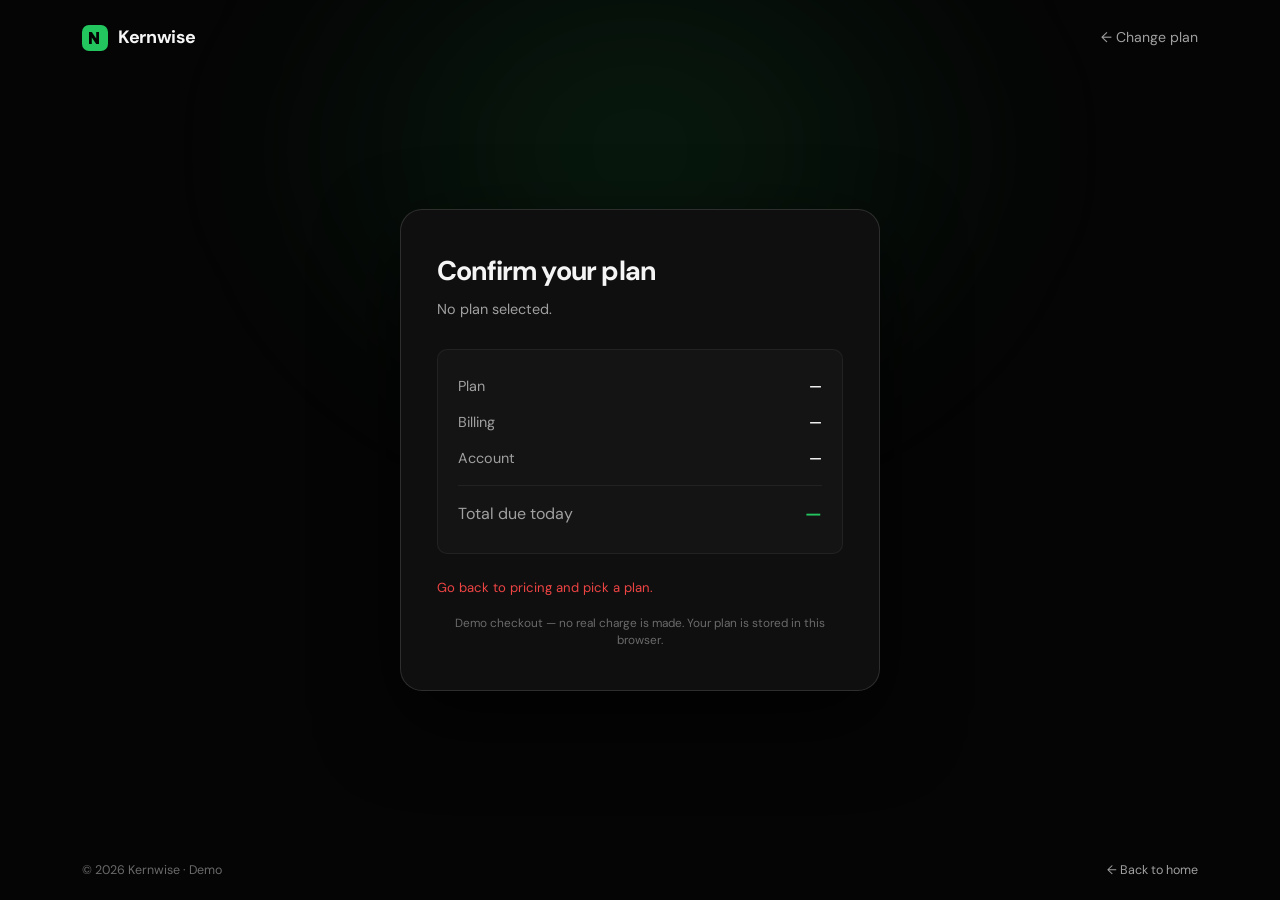
<file: checkout.html>
<!DOCTYPE html>
<html lang="en">
<head>
  <meta charset="UTF-8" />
  <meta name="viewport" content="width=device-width, initial-scale=1.0" />
  <title>Checkout — Kernwise</title>
  <meta name="theme-color" content="#050505" />
  <link rel="stylesheet" href="assets/style.css" />
  <link rel="stylesheet" href="assets/auth.css" />
  <link rel="preconnect" href="https://fonts.googleapis.com" />
  <link rel="preconnect" href="https://fonts.gstatic.com" crossorigin />
  <link href="https://fonts.googleapis.com/css2?family=DM+Sans:opsz,wght@9..40,400;9..40,500;9..40,600;9..40,700&family=Instrument+Serif:ital@0;1&display=swap" rel="stylesheet" />
</head>
<body class="auth-body">

  <header class="auth-header">
    <a href="index.html" class="brand" aria-label="Kernwise home">
      <span class="brand-glyph" aria-hidden="true">
        <svg width="26" height="26" viewBox="0 0 26 26" fill="none">
          <rect width="26" height="26" rx="7" fill="#22C55E"/>
          <path d="M7 19V7h2.8l4.4 6.6V7H17v12h-2.8l-4.4-6.6V19H7z" fill="#050505"/>
        </svg>
      </span>
      <span class="brand-name">Kernwise</span>
    </a>
    <a href="index.html#pricing" class="auth-header-link">← Change plan</a>
  </header>

  <main class="auth-main">
    <div class="auth-card auth-card-wide">
      <h1 class="auth-title">Confirm your plan</h1>
      <p class="auth-sub" id="checkoutSub">Review and activate your subscription.</p>

      <div class="checkout-summary">
        <div class="checkout-row">
          <span>Plan</span>
          <strong id="checkoutPlan">—</strong>
        </div>
        <div class="checkout-row">
          <span>Billing</span>
          <strong id="checkoutBilling">—</strong>
        </div>
        <div class="checkout-row">
          <span>Account</span>
          <strong id="checkoutAccount">—</strong>
        </div>
        <div class="checkout-row checkout-total">
          <span>Total due today</span>
          <strong id="checkoutPrice">—</strong>
        </div>
      </div>

      <div id="checkoutNeedSignin" class="hidden">
        <p class="checkout-prompt">You need to be signed in to activate this plan.</p>
        <div class="checkout-actions">
          <a href="signin.html?redirect=checkout" class="btn btn-solid">Sign in</a>
          <a href="signup.html?redirect=checkout" class="btn btn-outline">Create account</a>
        </div>
      </div>

      <div id="checkoutConfirm" class="hidden">
        <button type="button" class="btn btn-solid auth-submit" id="confirmCheckout">Confirm & activate</button>
      </div>

      <p class="form-note" id="checkoutNote" aria-live="polite"></p>
      <p class="checkout-fine">Demo checkout — no real charge is made. Your plan is stored in this browser.</p>
    </div>
  </main>

  <footer class="auth-footer">
    <p>© 2026 Kernwise · Demo</p>
    <a href="index.html">← Back to home</a>
  </footer>

  <script src="assets/app.js" defer></script>
</body>
</html>
</file>
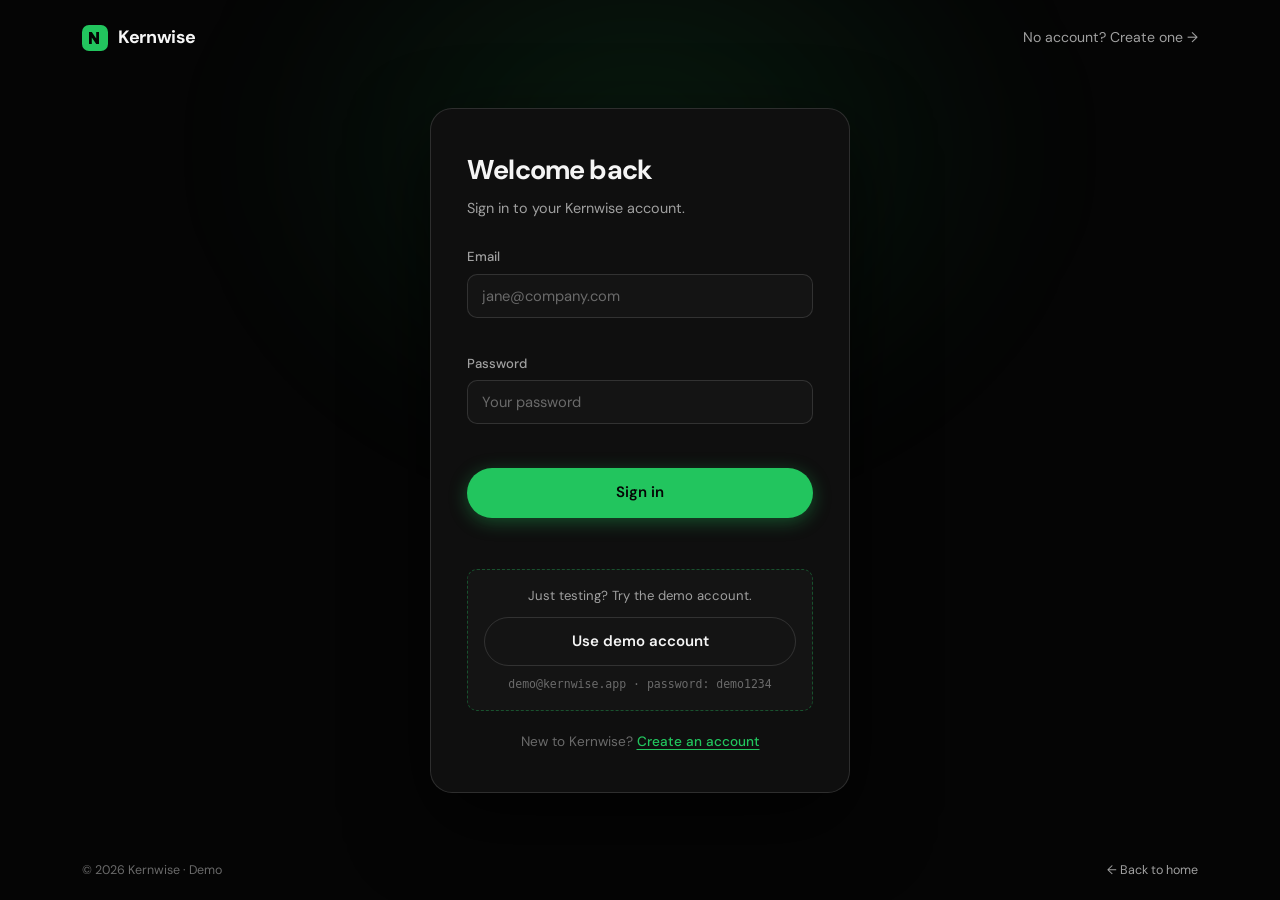
<file: signin.html>
<!DOCTYPE html>
<html lang="en">
<head>
  <meta charset="UTF-8" />
  <meta name="viewport" content="width=device-width, initial-scale=1.0" />
  <title>Sign in — Kernwise</title>
  <meta name="theme-color" content="#050505" />
  <link rel="stylesheet" href="assets/style.css" />
  <link rel="stylesheet" href="assets/auth.css" />
  <link rel="preconnect" href="https://fonts.googleapis.com" />
  <link rel="preconnect" href="https://fonts.gstatic.com" crossorigin />
  <link href="https://fonts.googleapis.com/css2?family=DM+Sans:opsz,wght@9..40,400;9..40,500;9..40,600;9..40,700&family=Instrument+Serif:ital@0;1&display=swap" rel="stylesheet" />
</head>
<body class="auth-body">

  <header class="auth-header">
    <a href="index.html" class="brand" aria-label="Kernwise home">
      <span class="brand-glyph" aria-hidden="true">
        <svg width="26" height="26" viewBox="0 0 26 26" fill="none">
          <rect width="26" height="26" rx="7" fill="#22C55E"/>
          <path d="M7 19V7h2.8l4.4 6.6V7H17v12h-2.8l-4.4-6.6V19H7z" fill="#050505"/>
        </svg>
      </span>
      <span class="brand-name">Kernwise</span>
    </a>
    <a href="signup.html" class="auth-header-link">No account? Create one →</a>
  </header>

  <main class="auth-main">
    <div class="auth-card">
      <h1 class="auth-title">Welcome back</h1>
      <p class="auth-sub">Sign in to your Kernwise account.</p>

      <form id="signinForm" novalidate>
        <div class="field">
          <label for="si-email">Email</label>
          <input id="si-email" name="email" type="email" autocomplete="email" required placeholder="jane@company.com" />
          <span class="field-error" data-error-for="si-email"></span>
        </div>
        <div class="field">
          <label for="si-password">Password</label>
          <input id="si-password" name="password" type="password" autocomplete="current-password" required minlength="8" placeholder="Your password" />
          <span class="field-error" data-error-for="si-password"></span>
        </div>
        <button type="submit" class="btn btn-solid auth-submit">Sign in</button>
        <p class="form-note" id="signinNote" aria-live="polite"></p>
      </form>

      <div class="demo-hint">
        <p class="demo-hint-title">Just testing? Try the demo account.</p>
        <button type="button" class="btn btn-outline demo-fill" id="useDemoAccount">Use demo account</button>
        <p class="demo-hint-sub">demo@kernwise.app · password: demo1234</p>
      </div>

      <p class="auth-alt">New to Kernwise? <a href="signup.html" class="link-btn">Create an account</a></p>
    </div>
  </main>

  <footer class="auth-footer">
    <p>© 2026 Kernwise · Demo</p>
    <a href="index.html">← Back to home</a>
  </footer>

  <script src="assets/app.js" defer></script>
</body>
</html>
</file>
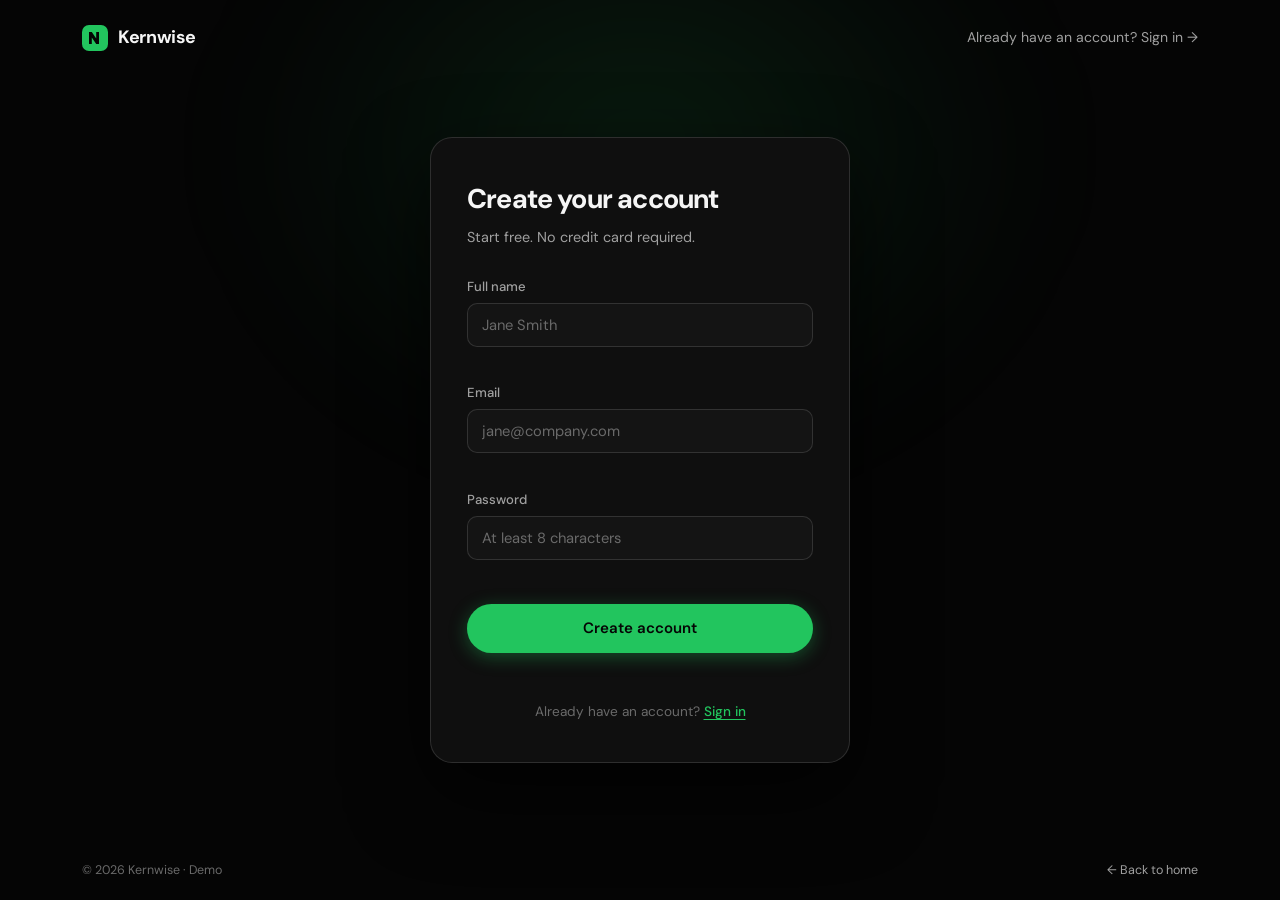
<file: signup.html>
<!DOCTYPE html>
<html lang="en">
<head>
  <meta charset="UTF-8" />
  <meta name="viewport" content="width=device-width, initial-scale=1.0" />
  <title>Create account — Kernwise</title>
  <meta name="theme-color" content="#050505" />
  <link rel="stylesheet" href="assets/style.css" />
  <link rel="stylesheet" href="assets/auth.css" />
  <link rel="preconnect" href="https://fonts.googleapis.com" />
  <link rel="preconnect" href="https://fonts.gstatic.com" crossorigin />
  <link href="https://fonts.googleapis.com/css2?family=DM+Sans:opsz,wght@9..40,400;9..40,500;9..40,600;9..40,700&family=Instrument+Serif:ital@0;1&display=swap" rel="stylesheet" />
</head>
<body class="auth-body">

  <header class="auth-header">
    <a href="index.html" class="brand" aria-label="Kernwise home">
      <span class="brand-glyph" aria-hidden="true">
        <svg width="26" height="26" viewBox="0 0 26 26" fill="none">
          <rect width="26" height="26" rx="7" fill="#22C55E"/>
          <path d="M7 19V7h2.8l4.4 6.6V7H17v12h-2.8l-4.4-6.6V19H7z" fill="#050505"/>
        </svg>
      </span>
      <span class="brand-name">Kernwise</span>
    </a>
    <a href="signin.html" class="auth-header-link">Already have an account? Sign in →</a>
  </header>

  <main class="auth-main">
    <div class="auth-card">
      <h1 class="auth-title">Create your account</h1>
      <p class="auth-sub">Start free. No credit card required.</p>

      <form id="signupForm" novalidate>
        <div class="field">
          <label for="su-name">Full name</label>
          <input id="su-name" name="name" type="text" autocomplete="name" required minlength="2" placeholder="Jane Smith" />
          <span class="field-error" data-error-for="su-name"></span>
        </div>
        <div class="field">
          <label for="su-email">Email</label>
          <input id="su-email" name="email" type="email" autocomplete="email" required placeholder="jane@company.com" />
          <span class="field-error" data-error-for="su-email"></span>
        </div>
        <div class="field">
          <label for="su-password">Password</label>
          <input id="su-password" name="password" type="password" autocomplete="new-password" required minlength="8" placeholder="At least 8 characters" />
          <span class="field-error" data-error-for="su-password"></span>
        </div>
        <button type="submit" class="btn btn-solid auth-submit">Create account</button>
        <p class="form-note" id="signupNote" aria-live="polite"></p>
      </form>

      <p class="auth-alt">Already have an account? <a href="signin.html" class="link-btn">Sign in</a></p>
    </div>
  </main>

  <footer class="auth-footer">
    <p>© 2026 Kernwise · Demo</p>
    <a href="index.html">← Back to home</a>
  </footer>

  <script src="assets/app.js" defer></script>
</body>
</html>
</file>
<file: assets/style.css>
:root {
  --bg: #050505;
  --bg-soft: #0a0a0a;
  --surface: #0f0f0f;
  --surface-2: #141414;
  --surface-3: #1a1a1a;
  --border: rgba(255, 255, 255, 0.06);
  --border-strong: rgba(255, 255, 255, 0.13);
  --text: #f5f5f5;
  --text-mute: #a0a0a0;
  --text-dim: #6a6a6a;
  --green: #22c55e;
  --green-bright: #2ee06a;
  --green-soft: rgba(34, 197, 94, 0.12);
  --green-glow: rgba(34, 197, 94, 0.35);
  --red: #ef4444;
  --red-soft: rgba(239, 68, 68, 0.12);
  --radius-sm: 10px;
  --radius: 16px;
  --radius-lg: 22px;
  --shadow: 0 16px 48px rgba(0, 0, 0, 0.6);
  --font-body: "DM Sans", system-ui, -apple-system, sans-serif;
  --font-display: "Instrument Serif", Georgia, serif;
  --ease: cubic-bezier(0.22, 1, 0.36, 1);
}

*,
*::before,
*::after {
  box-sizing: border-box;
  margin: 0;
  padding: 0;
}
html {
  scroll-behavior: smooth;
  -webkit-text-size-adjust: 100%;
}
body {
  font-family: var(--font-body);
  background: var(--bg);
  color: var(--text);
  line-height: 1.55;
  font-size: 16px;
  overflow-x: hidden;
  -webkit-font-smoothing: antialiased;
  -moz-osx-font-smoothing: grayscale;
}
img,
svg {
  display: block;
  max-width: 100%;
}
a {
  color: inherit;
  text-decoration: none;
}
ul {
  list-style: none;
}
button {
  font: inherit;
  color: inherit;
  background: none;
  border: none;
  cursor: pointer;
}
:focus-visible {
  outline: 2px solid var(--green);
  outline-offset: 3px;
  border-radius: 6px;
}
::selection {
  background: var(--green);
  color: #050505;
}
.hidden {
  display: none !important;
}

.container {
  width: 100%;
  max-width: 1180px;
  margin-inline: auto;
  padding-inline: 24px;
}

.btn {
  display: inline-flex;
  align-items: center;
  justify-content: center;
  gap: 8px;
  font-weight: 600;
  font-size: 0.94rem;
  padding: 12px 22px;
  border-radius: 999px;
  border: 1px solid transparent;
  transition:
    transform 0.18s var(--ease),
    background 0.18s,
    border-color 0.18s,
    box-shadow 0.18s,
    color 0.18s;
  white-space: nowrap;
}
.btn:active {
  transform: scale(0.97);
}
.btn-solid {
  background: var(--green);
  color: #050505;
  box-shadow: 0 4px 18px var(--green-glow);
}
.btn-solid:hover {
  background: var(--green-bright);
  box-shadow: 0 8px 32px var(--green-glow);
  transform: translateY(-1px);
}
.btn-ghost {
  background: transparent;
  border-color: var(--border-strong);
  color: var(--text);
}
.btn-ghost:hover {
  background: rgba(255, 255, 255, 0.04);
  border-color: rgba(255, 255, 255, 0.25);
}
.btn-outline {
  background: transparent;
  border-color: var(--border-strong);
  color: var(--text);
}
.btn-outline:hover {
  border-color: var(--green);
  color: var(--green);
  background: var(--green-soft);
}
.btn-small {
  padding: 9px 18px;
  font-size: 0.88rem;
}
.btn-big {
  padding: 15px 32px;
  font-size: 1rem;
}
.btn:disabled {
  opacity: 0.6;
  cursor: not-allowed;
}

.site-header {
  position: sticky;
  top: 0;
  z-index: 100;
  background: rgba(5, 5, 5, 0.78);
  backdrop-filter: blur(16px) saturate(140%);
  -webkit-backdrop-filter: blur(16px) saturate(140%);
  border-bottom: 1px solid transparent;
  transition:
    border-color 0.3s,
    background 0.3s;
}
.site-header.scrolled {
  border-bottom-color: var(--border);
  background: rgba(5, 5, 5, 0.94);
}
.nav-wrap {
  display: flex;
  align-items: center;
  justify-content: space-between;
  height: 68px;
  gap: 24px;
}
.brand {
  display: inline-flex;
  align-items: center;
  gap: 10px;
  flex-shrink: 0;
}
.brand-glyph {
  display: flex;
  transition: transform 0.3s var(--ease);
}
.brand:hover .brand-glyph {
  transform: rotate(-6deg) scale(1.05);
}
.brand-name {
  font-weight: 700;
  font-size: 1.12rem;
  letter-spacing: -0.02em;
}

.desk-nav {
  display: flex;
  align-items: center;
  gap: 36px;
  flex: 1;
  justify-content: flex-end;
}
.nav-list {
  display: flex;
  gap: 28px;
  align-items: center;
}
.nav-anchor {
  font-size: 0.92rem;
  font-weight: 500;
  color: var(--text-mute);
  transition: color 0.18s;
  padding: 6px 0;
  position: relative;
  background: none;
  border: none;
  cursor: pointer;
}
.nav-anchor::after {
  content: "";
  position: absolute;
  left: 0;
  right: 0;
  bottom: 0;
  height: 1.5px;
  background: var(--green);
  transform: scaleX(0);
  transform-origin: left;
  transition: transform 0.25s var(--ease);
}
.nav-anchor:hover {
  color: var(--text);
}
.nav-anchor:hover::after {
  transform: scaleX(1);
}
.nav-right {
  display: flex;
  align-items: center;
  gap: 20px;
}
.user-slot {
  display: flex;
  align-items: center;
  gap: 20px;
}
.user-badge {
  display: inline-flex;
  align-items: center;
  gap: 8px;
  padding: 6px 12px 6px 10px;
  background: var(--green-soft);
  border: 1px solid rgba(34, 197, 94, 0.3);
  border-radius: 999px;
  font-size: 0.82rem;
  color: var(--text);
}
.user-dot {
  width: 6px;
  height: 6px;
  border-radius: 50%;
  background: var(--green);
  box-shadow: 0 0 8px var(--green);
}
.user-email {
  max-width: 160px;
  overflow: hidden;
  text-overflow: ellipsis;
  white-space: nowrap;
  font-weight: 500;
}
.user-signout {
  font-size: 0.76rem;
  color: var(--text-mute);
  padding: 2px 6px;
  border-left: 1px solid var(--border);
  margin-left: 4px;
  transition: color 0.15s;
}
.user-signout:hover {
  color: var(--red);
}

.burger {
  display: none;
  flex-direction: column;
  gap: 5px;
  padding: 8px;
  border-radius: 8px;
}
.burger span {
  width: 22px;
  height: 2px;
  background: var(--text);
  border-radius: 2px;
  transition:
    transform 0.25s,
    opacity 0.2s;
}
.burger[aria-expanded="true"] span:nth-child(1) {
  transform: translateY(7px) rotate(45deg);
}
.burger[aria-expanded="true"] span:nth-child(2) {
  opacity: 0;
}
.burger[aria-expanded="true"] span:nth-child(3) {
  transform: translateY(-7px) rotate(-45deg);
}

.mobile-menu {
  display: none;
  flex-direction: column;
  gap: 6px;
  padding: 12px 24px 24px;
  background: rgba(5, 5, 5, 0.98);
  border-bottom: 1px solid var(--border);
  max-height: 0;
  overflow: hidden;
  transition:
    max-height 0.35s var(--ease),
    padding 0.3s;
  padding-block: 0;
}
.mobile-menu.open {
  max-height: 500px;
  padding-block: 12px 24px;
  display: flex;
}
.mobile-list {
  display: flex;
  flex-direction: column;
  gap: 2px;
}
.mobile-anchor {
  display: block;
  padding: 12px 4px;
  font-size: 1rem;
  font-weight: 500;
  color: var(--text-mute);
  border-bottom: 1px solid var(--border);
  transition: color 0.18s;
  text-align: left;
  width: 100%;
}
.mobile-anchor:hover {
  color: var(--text);
}
.mobile-try {
  margin-top: 16px;
  align-self: flex-start;
}

.hero {
  position: relative;
  padding: 88px 0 108px;
  overflow: hidden;
}
.hero-aura {
  position: absolute;
  top: -180px;
  left: 50%;
  transform: translateX(-50%);
  width: 900px;
  height: 600px;
  background: radial-gradient(
    ellipse at center,
    rgba(34, 197, 94, 0.16) 0%,
    transparent 65%
  );
  pointer-events: none;
  filter: blur(50px);
}
.hero-split {
  position: relative;
  display: grid;
  grid-template-columns: 1fr 1fr;
  gap: 60px;
  align-items: center;
}
.pill {
  display: inline-flex;
  align-items: center;
  gap: 8px;
  font-size: 0.8rem;
  font-weight: 500;
  color: var(--green);
  background: var(--green-soft);
  border: 1px solid rgba(34, 197, 94, 0.28);
  padding: 6px 14px;
  border-radius: 999px;
  margin-bottom: 22px;
}
.pill-dot {
  width: 6px;
  height: 6px;
  border-radius: 50%;
  background: var(--green);
  box-shadow: 0 0 8px var(--green);
  animation: pulse 2s ease-in-out infinite;
}
@keyframes pulse {
  0%,
  100% {
    opacity: 1;
  }
  50% {
    opacity: 0.4;
  }
}
.hero-title {
  font-size: clamp(2.4rem, 5vw, 3.7rem);
  line-height: 1.06;
  letter-spacing: -0.035em;
  font-weight: 700;
  margin-bottom: 22px;
}
.hero-title em {
  font-family: var(--font-display);
  font-style: italic;
  font-weight: 400;
  color: var(--green);
}
.hero-lede {
  font-size: 1.06rem;
  color: var(--text-mute);
  max-width: 480px;
  margin-bottom: 32px;
  line-height: 1.65;
}
.hero-buttons {
  display: flex;
  gap: 14px;
  flex-wrap: wrap;
  margin-bottom: 28px;
}
.hero-trust {
  font-size: 0.85rem;
  color: var(--text-dim);
  display: flex;
  align-items: center;
  gap: 8px;
}
.stars {
  color: var(--green);
  letter-spacing: 1px;
}

.hero-visual {
  position: relative;
}
.app-frame {
  background: var(--surface);
  border: 1px solid var(--border-strong);
  border-radius: var(--radius-lg);
  overflow: hidden;
  box-shadow:
    0 40px 90px rgba(0, 0, 0, 0.75),
    0 0 0 1px rgba(34, 197, 94, 0.08),
    inset 0 1px 0 rgba(255, 255, 255, 0.04);
  transform: perspective(1200px) rotateY(-3deg) rotateX(1deg);
  transition:
    transform 0.6s var(--ease),
    box-shadow 0.6s var(--ease);
}
.app-frame:hover {
  transform: perspective(1200px) rotateY(0deg) rotateX(0deg) translateY(-4px);
  box-shadow:
    0 50px 110px rgba(0, 0, 0, 0.8),
    0 0 0 1px rgba(34, 197, 94, 0.15),
    0 0 60px rgba(34, 197, 94, 0.08),
    inset 0 1px 0 rgba(255, 255, 255, 0.06);
}
.app-bar {
  display: flex;
  align-items: center;
  gap: 7px;
  padding: 12px 16px;
  background: var(--surface-2);
  border-bottom: 1px solid var(--border);
}
.traffic {
  width: 10px;
  height: 10px;
  border-radius: 50%;
}
.light-r {
  background: #ff5f57;
}
.light-y {
  background: #febc2e;
}
.light-g {
  background: #28c840;
}
.app-bar-title {
  margin-left: 8px;
  font-size: 0.74rem;
  color: var(--text-dim);
  font-weight: 500;
}
.app-body {
  display: flex;
}
.app-rail {
  display: flex;
  flex-direction: column;
  gap: 10px;
  padding: 18px 12px;
  background: var(--surface-2);
  border-right: 1px solid var(--border);
}
.rail-item {
  width: 26px;
  height: 26px;
  border-radius: 7px;
  background: rgba(255, 255, 255, 0.04);
}
.rail-item.on {
  background: rgba(34, 197, 94, 0.35);
  box-shadow: 0 0 12px rgba(34, 197, 94, 0.3);
}
.app-canvas {
  flex: 1;
  padding: 18px 20px;
}
.kpi-row {
  display: flex;
  gap: 14px;
  margin-bottom: 18px;
}
.kpi {
  flex: 1;
  background: var(--surface-2);
  border: 1px solid var(--border);
  border-radius: var(--radius-sm);
  padding: 10px 12px;
}
.kpi-label {
  display: block;
  font-size: 0.65rem;
  color: var(--text-dim);
  margin-bottom: 4px;
}
.kpi-num {
  display: block;
  font-size: 1.25rem;
  font-weight: 700;
  letter-spacing: -0.02em;
}
.kpi-trend {
  font-size: 0.68rem;
  color: var(--green);
}
.chart-block {
  background: var(--surface-2);
  border: 1px solid var(--border);
  border-radius: var(--radius-sm);
  padding: 12px 14px 8px;
  margin-bottom: 16px;
}
.chart-cols {
  display: flex;
  align-items: flex-end;
  gap: 6px;
  height: 64px;
}
.chart-cols .col {
  flex: 1;
  background: linear-gradient(to top, var(--green), var(--green-bright));
  border-radius: 4px 4px 0 0;
  height: var(--bar);
  opacity: 0.88;
}
.chart-days {
  display: flex;
  justify-content: space-between;
  margin-top: 6px;
  font-size: 0.6rem;
  color: var(--text-dim);
}
.task-block {
  display: flex;
  flex-direction: column;
  gap: 8px;
}
.task-line {
  display: flex;
  align-items: center;
  gap: 10px;
  font-size: 0.78rem;
  color: var(--text-mute);
}
.task-tick {
  width: 16px;
  height: 16px;
  border-radius: 50%;
  border: 1.5px solid var(--border-strong);
  display: flex;
  align-items: center;
  justify-content: center;
  font-size: 0.6rem;
  flex-shrink: 0;
}
.task-tick.on {
  background: var(--green);
  border-color: var(--green);
  color: var(--bg);
}
.task-name {
  flex: 1;
}
.task-pill {
  font-size: 0.6rem;
  padding: 2px 8px;
  border-radius: 999px;
  font-weight: 600;
  text-transform: uppercase;
  letter-spacing: 0.03em;
}
.task-pill.auto {
  background: var(--green-soft);
  color: var(--green);
}
.task-pill.human {
  background: var(--red-soft);
  color: var(--red);
}

.proof {
  padding: 54px 0 44px;
  border-top: 1px solid var(--border);
  border-bottom: 1px solid var(--border);
  background: var(--bg-soft);
}
.proof-line {
  text-align: center;
  font-size: 0.82rem;
  color: var(--text-dim);
  text-transform: uppercase;
  letter-spacing: 0.12em;
  margin-bottom: 26px;
}
.logo-row {
  display: flex;
  flex-wrap: wrap;
  justify-content: center;
  gap: 20px 44px;
  margin-bottom: 44px;
}
.fake-logo {
  font-family: var(--font-display);
  font-size: 1.35rem;
  font-style: italic;
  color: var(--text-dim);
  opacity: 0.6;
  transition:
    opacity 0.2s,
    color 0.2s;
}
.fake-logo:hover {
  opacity: 1;
  color: var(--text-mute);
}
.metric-row {
  display: grid;
  grid-template-columns: repeat(3, 1fr);
  gap: 20px;
  max-width: 760px;
  margin-inline: auto;
  text-align: center;
}
.metric-num {
  display: block;
  font-size: 2rem;
  font-weight: 700;
  letter-spacing: -0.03em;
  color: var(--green);
}
.metric-cap {
  font-size: 0.82rem;
  color: var(--text-dim);
}

.head-block {
  text-align: center;
  max-width: 640px;
  margin: 0 auto 52px;
}
.kicker {
  display: inline-block;
  font-size: 0.78rem;
  font-weight: 600;
  color: var(--green);
  text-transform: uppercase;
  letter-spacing: 0.14em;
  margin-bottom: 14px;
}
.head-title {
  font-size: clamp(1.8rem, 3.5vw, 2.6rem);
  font-weight: 700;
  letter-spacing: -0.03em;
  line-height: 1.15;
  margin-bottom: 14px;
}
.head-title em {
  font-family: var(--font-display);
  font-style: italic;
  font-weight: 400;
  color: var(--green);
}
.head-sub {
  font-size: 1rem;
  color: var(--text-mute);
}

.features {
  padding: 96px 0;
}
.feature-grid {
  display: grid;
  grid-template-columns: repeat(3, 1fr);
  gap: 20px;
}
.feat {
  background: var(--surface);
  border: 1px solid var(--border);
  border-radius: var(--radius);
  padding: 30px 26px;
  transition:
    border-color 0.3s,
    transform 0.3s var(--ease),
    background 0.3s,
    box-shadow 0.3s;
  position: relative;
  overflow: hidden;
}
.feat::before {
  content: "";
  position: absolute;
  top: 0;
  left: 0;
  right: 0;
  height: 1px;
  background: linear-gradient(
    90deg,
    transparent,
    rgba(34, 197, 94, 0.4),
    transparent
  );
  opacity: 0;
  transition: opacity 0.3s;
}
.feat:hover {
  border-color: rgba(34, 197, 94, 0.3);
  background: var(--surface-2);
  transform: translateY(-4px);
  box-shadow: 0 12px 40px rgba(0, 0, 0, 0.4);
}
.feat:hover::before {
  opacity: 1;
}
.feat-icon {
  display: flex;
  align-items: center;
  justify-content: center;
  width: 44px;
  height: 44px;
  border-radius: 11px;
  background: var(--green-soft);
  color: var(--green);
  margin-bottom: 18px;
  transition:
    transform 0.3s var(--ease),
    background 0.3s;
}
.feat:hover .feat-icon {
  transform: scale(1.08);
  background: rgba(34, 197, 94, 0.18);
}
.feat-icon svg {
  width: 22px;
  height: 22px;
}
.feat h3 {
  font-size: 1.05rem;
  font-weight: 600;
  margin-bottom: 8px;
  letter-spacing: -0.01em;
}
.feat p {
  font-size: 0.88rem;
  color: var(--text-mute);
  line-height: 1.6;
}

.how {
  padding: 96px 0;
  background: var(--bg-soft);
  border-top: 1px solid var(--border);
  border-bottom: 1px solid var(--border);
}
.step-track {
  display: grid;
  grid-template-columns: repeat(3, 1fr);
  gap: 24px;
  position: relative;
}
.step-card {
  position: relative;
  background: var(--surface);
  border: 1px solid var(--border);
  border-radius: var(--radius);
  padding: 30px 26px;
  transition:
    border-color 0.3s,
    transform 0.3s var(--ease);
}
.step-card:hover {
  border-color: var(--border-strong);
  transform: translateY(-3px);
}
.step-num {
  display: inline-block;
  font-family: var(--font-display);
  font-size: 2.2rem;
  font-style: italic;
  color: var(--green);
  margin-bottom: 14px;
  line-height: 1;
}
.step-card h3 {
  font-size: 1.08rem;
  font-weight: 600;
  margin-bottom: 8px;
}
.step-card p {
  font-size: 0.88rem;
  color: var(--text-mute);
  line-height: 1.6;
}
.step-wire {
  position: absolute;
  top: 42px;
  right: -24px;
  width: 24px;
  height: 1.5px;
  background: linear-gradient(90deg, var(--green), transparent);
  z-index: 1;
}
.step-wire::after {
  content: "›";
  position: absolute;
  right: -6px;
  top: -11px;
  color: var(--green);
  font-size: 1.1rem;
}
.how-cta {
  text-align: center;
  margin-top: 44px;
}

.preview {
  padding: 96px 0;
}
.panel-shell {
  background: var(--surface);
  border: 1px solid var(--border-strong);
  border-radius: var(--radius-lg);
  overflow: hidden;
  box-shadow: var(--shadow);
}
.panel-top {
  display: flex;
  align-items: center;
  gap: 20px;
  padding: 14px 20px;
  background: var(--surface-2);
  border-bottom: 1px solid var(--border);
}
.panel-dots {
  display: flex;
  gap: 7px;
}
.panel-tabs {
  display: flex;
  gap: 4px;
}
.ptab {
  padding: 7px 16px;
  font-size: 0.82rem;
  font-weight: 500;
  color: var(--text-dim);
  border-radius: 999px;
  transition:
    background 0.2s,
    color 0.2s;
}
.ptab:hover {
  color: var(--text-mute);
  background: rgba(255, 255, 255, 0.04);
}
.ptab.active {
  color: var(--green);
  background: var(--green-soft);
}
.panel-body {
  padding: 28px;
  min-height: 340px;
}
.pane {
  display: none;
}
.pane.active {
  display: block;
  animation: fadeUp 0.4s var(--ease);
}
@keyframes fadeUp {
  from {
    opacity: 0;
    transform: translateY(8px);
  }
  to {
    opacity: 1;
    transform: translateY(0);
  }
}
.pane-metrics {
  display: grid;
  grid-template-columns: repeat(3, 1fr);
  gap: 20px;
  margin-bottom: 28px;
}
.pm {
  background: var(--surface-2);
  border: 1px solid var(--border);
  border-radius: var(--radius-sm);
  padding: 16px;
}
.pm-label {
  display: block;
  font-size: 0.76rem;
  color: var(--text-dim);
  margin-bottom: 6px;
}
.pm-num {
  display: block;
  font-size: 1.5rem;
  font-weight: 700;
  letter-spacing: -0.02em;
  margin-bottom: 10px;
}
.meter {
  height: 6px;
  background: rgba(255, 255, 255, 0.06);
  border-radius: 3px;
  overflow: hidden;
}
.meter-fill {
  height: 100%;
  width: var(--fill);
  background: linear-gradient(90deg, var(--green), var(--green-bright));
  border-radius: 3px;
  transition: width 0.8s var(--ease);
}
.pane-sub {
  font-size: 0.92rem;
  font-weight: 600;
  margin-bottom: 16px;
  color: var(--text-mute);
}
.feed-list {
  display: flex;
  flex-direction: column;
  gap: 12px;
}
.feed-list li {
  display: flex;
  align-items: center;
  gap: 10px;
  font-size: 0.86rem;
  color: var(--text-mute);
}
.feed-dot {
  width: 7px;
  height: 7px;
  border-radius: 50%;
  flex-shrink: 0;
}
.feed-dot.green {
  background: var(--green);
  box-shadow: 0 0 6px var(--green);
}
.feed-dot.red {
  background: var(--red);
  box-shadow: 0 0 6px var(--red);
}
.feed-time {
  margin-left: auto;
  font-size: 0.72rem;
  color: var(--text-dim);
}

.queue {
  display: flex;
  flex-direction: column;
  gap: 2px;
}
.q-row {
  display: flex;
  align-items: center;
  gap: 12px;
  padding: 12px 14px;
  border-radius: var(--radius-sm);
  transition: background 0.18s;
}
.q-row:hover {
  background: rgba(255, 255, 255, 0.03);
}
.q-tick {
  width: 18px;
  height: 18px;
  border-radius: 50%;
  border: 1.5px solid var(--border-strong);
  display: flex;
  align-items: center;
  justify-content: center;
  font-size: 0.65rem;
  flex-shrink: 0;
}
.q-row.done .q-tick {
  background: var(--green);
  border-color: var(--green);
  color: var(--bg);
}
.q-row.done .q-name {
  color: var(--text-dim);
  text-decoration: line-through;
}
.q-name {
  flex: 1;
  font-size: 0.9rem;
}
.q-tag {
  font-size: 0.62rem;
  padding: 3px 9px;
  border-radius: 999px;
  font-weight: 600;
  text-transform: uppercase;
  letter-spacing: 0.04em;
}
.q-tag.auto {
  background: var(--green-soft);
  color: var(--green);
}
.q-tag.human {
  background: var(--red-soft);
  color: var(--red);
}

.insight-chart {
  display: flex;
  align-items: flex-end;
  gap: 8px;
  height: 160px;
  padding: 0 4px;
}
.insight-col {
  flex: 1;
  background: linear-gradient(to top, var(--green), var(--green-bright));
  border-radius: 5px 5px 0 0;
  height: var(--h);
  position: relative;
  opacity: 0.85;
  transition:
    opacity 0.2s,
    filter 0.2s;
}
.insight-col:hover {
  opacity: 1;
  filter: brightness(1.15);
}
.insight-col span {
  position: absolute;
  bottom: -22px;
  left: 50%;
  transform: translateX(-50%);
  font-size: 0.68rem;
  color: var(--text-dim);
}
.insight-foot {
  display: flex;
  justify-content: space-between;
  margin-top: 36px;
  font-size: 0.82rem;
  color: var(--text-mute);
}
.insight-foot strong {
  color: var(--text);
}

.pricing {
  padding: 96px 0;
  background: var(--bg-soft);
  border-top: 1px solid var(--border);
  border-bottom: 1px solid var(--border);
}
.bill-toggle-wrap {
  display: flex;
  align-items: center;
  justify-content: center;
  gap: 14px;
  margin-bottom: 44px;
}
.bill-label {
  font-size: 0.9rem;
  font-weight: 500;
  color: var(--text-dim);
  transition: color 0.2s;
  cursor: pointer;
}
.bill-label.on {
  color: var(--text);
}
.save-chip {
  font-size: 0.68rem;
  font-weight: 700;
  color: var(--green);
  background: var(--green-soft);
  padding: 2px 8px;
  border-radius: 999px;
  margin-left: 4px;
}
.switch {
  width: 46px;
  height: 26px;
  background: rgba(255, 255, 255, 0.1);
  border-radius: 999px;
  position: relative;
  transition: background 0.25s;
  flex-shrink: 0;
}
.switch[aria-checked="true"] {
  background: var(--green);
}
.switch-dot {
  position: absolute;
  top: 3px;
  left: 3px;
  width: 20px;
  height: 20px;
  background: #050505;
  border-radius: 50%;
  transition: transform 0.25s var(--ease);
}
.switch[aria-checked="true"] .switch-dot {
  transform: translateX(20px);
}
.price-grid {
  display: grid;
  grid-template-columns: repeat(3, 1fr);
  gap: 20px;
  align-items: stretch;
}
.price-card {
  background: var(--surface);
  border: 1px solid var(--border);
  border-radius: var(--radius);
  padding: 32px 28px;
  display: flex;
  flex-direction: column;
  position: relative;
  transition:
    border-color 0.3s,
    transform 0.3s var(--ease),
    box-shadow 0.3s;
}
.price-card:hover {
  border-color: var(--border-strong);
  transform: translateY(-4px);
  box-shadow: 0 16px 48px rgba(0, 0, 0, 0.4);
}
.price-card.featured {
  border-color: rgba(34, 197, 94, 0.45);
  background: linear-gradient(
    180deg,
    rgba(34, 197, 94, 0.07),
    var(--surface) 45%
  );
  box-shadow:
    0 0 0 1px rgba(34, 197, 94, 0.15),
    0 24px 60px rgba(0, 0, 0, 0.5),
    0 0 60px rgba(34, 197, 94, 0.06);
}
.pop-flag {
  position: absolute;
  top: -12px;
  left: 50%;
  transform: translateX(-50%);
  font-size: 0.68rem;
  font-weight: 700;
  text-transform: uppercase;
  letter-spacing: 0.08em;
  color: #050505;
  background: var(--green);
  padding: 4px 14px;
  border-radius: 999px;
  white-space: nowrap;
  box-shadow: 0 4px 16px var(--green-glow);
}
.plan-name {
  font-size: 1.1rem;
  font-weight: 600;
  margin-bottom: 6px;
}
.plan-blurb {
  font-size: 0.82rem;
  color: var(--text-dim);
  margin-bottom: 20px;
}
.plan-cost {
  display: flex;
  align-items: baseline;
  gap: 4px;
  margin-bottom: 24px;
  min-height: 48px;
}
.cost-num {
  font-size: 2.4rem;
  font-weight: 700;
  letter-spacing: -0.03em;
  line-height: 1;
  transition: color 0.2s;
}
.cost-per {
  font-size: 0.82rem;
  color: var(--text-dim);
}
.plan-list {
  display: flex;
  flex-direction: column;
  gap: 10px;
  margin-bottom: 28px;
  flex: 1;
}
.plan-list li {
  font-size: 0.86rem;
  color: var(--text-mute);
  padding-left: 22px;
  position: relative;
  line-height: 1.5;
}
.plan-list li::before {
  content: "✓";
  position: absolute;
  left: 0;
  color: var(--green);
  font-weight: 700;
  font-size: 0.8rem;
}
.plan-btn {
  width: 100%;
  margin-top: auto;
}
.price-card.subscribed {
  border-color: var(--green);
  box-shadow:
    0 0 0 2px var(--green),
    0 24px 60px rgba(0, 0, 0, 0.5);
}
.price-card.subscribed .plan-btn {
  background: var(--green);
  color: #050505;
  border-color: var(--green);
  pointer-events: none;
}
.price-card.subscribed .plan-btn::after {
  content: " ✓";
}

.quotes {
  padding: 96px 0;
}
.quote-grid {
  display: grid;
  grid-template-columns: repeat(3, 1fr);
  gap: 20px;
}
.quote-card {
  background: var(--surface);
  border: 1px solid var(--border);
  border-radius: var(--radius);
  padding: 30px 28px;
  display: flex;
  flex-direction: column;
  transition:
    border-color 0.3s,
    transform 0.3s var(--ease);
}
.quote-card:hover {
  border-color: var(--border-strong);
  transform: translateY(-3px);
}
.quote-text {
  font-size: 0.94rem;
  color: var(--text-mute);
  line-height: 1.65;
  margin-bottom: 24px;
  flex: 1;
}
.quote-by {
  display: flex;
  align-items: center;
  gap: 12px;
}
.quote-avatar {
  width: 40px;
  height: 40px;
  border-radius: 50%;
  object-fit: cover;
  border: 2px solid rgba(34, 197, 94, 0.3);
  flex-shrink: 0;
  background: var(--surface-2);
}
.quote-name {
  display: block;
  font-size: 0.88rem;
  font-weight: 600;
  font-style: normal;
}
.quote-role {
  font-size: 0.78rem;
  color: var(--text-dim);
}

.faq {
  padding: 96px 0;
  background: var(--bg-soft);
  border-top: 1px solid var(--border);
  border-bottom: 1px solid var(--border);
}
.faq-stack {
  max-width: 720px;
  margin-inline: auto;
}
.faq-row {
  border-bottom: 1px solid var(--border);
}
.faq-trigger {
  width: 100%;
  display: flex;
  align-items: center;
  justify-content: space-between;
  gap: 16px;
  padding: 22px 4px;
  text-align: left;
  font-size: 1rem;
  font-weight: 500;
  color: var(--text);
  transition: color 0.18s;
}
.faq-trigger:hover {
  color: var(--green);
}
.faq-plus {
  font-size: 1.3rem;
  color: var(--text-dim);
  transition:
    transform 0.3s var(--ease),
    color 0.2s;
  flex-shrink: 0;
  line-height: 1;
}
.faq-trigger[aria-expanded="true"] .faq-plus {
  transform: rotate(45deg);
  color: var(--green);
}
.faq-body {
  max-height: 0;
  overflow: hidden;
  transition:
    max-height 0.35s var(--ease),
    padding 0.3s;
  padding: 0 4px;
}
.faq-body.open {
  padding-bottom: 22px;
}
.faq-body p {
  font-size: 0.9rem;
  color: var(--text-mute);
  line-height: 1.65;
}

.contact {
  padding: 96px 0;
}
.contact-grid {
  display: grid;
  grid-template-columns: 1fr 1fr;
  gap: 60px;
  align-items: start;
}
.contact-points {
  display: flex;
  flex-direction: column;
  gap: 12px;
  margin-top: 28px;
}
.contact-points li {
  display: flex;
  align-items: center;
  gap: 10px;
  font-size: 0.9rem;
  color: var(--text-mute);
}
.point-dot {
  width: 6px;
  height: 6px;
  border-radius: 50%;
  background: var(--green);
  flex-shrink: 0;
  box-shadow: 0 0 8px var(--green);
}
.contact-form {
  background: var(--surface);
  border: 1px solid var(--border);
  border-radius: var(--radius);
  padding: 32px 28px;
}

.field {
  display: flex;
  flex-direction: column;
  gap: 6px;
  margin-bottom: 18px;
}
.field label {
  font-size: 0.82rem;
  font-weight: 500;
  color: var(--text-mute);
}
.field input,
.field textarea {
  background: var(--surface-2);
  border: 1px solid var(--border-strong);
  border-radius: var(--radius-sm);
  padding: 11px 14px;
  font-family: inherit;
  font-size: 0.92rem;
  color: var(--text);
  transition:
    border-color 0.2s,
    background 0.2s;
  width: 100%;
}
.field input::placeholder,
.field textarea::placeholder {
  color: var(--text-dim);
}
.field input:focus,
.field textarea:focus {
  outline: none;
  border-color: var(--green);
  background: var(--surface-3);
}
.field input.invalid,
.field textarea.invalid {
  border-color: var(--red);
}
.field textarea {
  resize: vertical;
  min-height: 100px;
}
.field-error {
  font-size: 0.76rem;
  color: var(--red);
  min-height: 1em;
}
.form-note {
  font-size: 0.82rem;
  margin-top: 12px;
  min-height: 1.2em;
}
.form-note.success {
  color: var(--green);
}
.form-note.error {
  color: var(--red);
}
.contact-submit {
  width: 100%;
}

.final {
  padding: 110px 0;
  position: relative;
  overflow: hidden;
}
.final::before {
  content: "";
  position: absolute;
  inset: 0;
  background: radial-gradient(
    ellipse 60% 60% at 50% 50%,
    rgba(34, 197, 94, 0.1),
    transparent 70%
  );
  pointer-events: none;
}
.final-inner {
  position: relative;
  text-align: center;
}
.final-title {
  font-size: clamp(2rem, 4.5vw, 3.2rem);
  font-weight: 700;
  letter-spacing: -0.03em;
  line-height: 1.1;
  margin-bottom: 18px;
}
.final-text {
  font-size: 1.05rem;
  color: var(--text-mute);
  margin-bottom: 32px;
}
.final-note {
  font-size: 0.78rem;
  color: var(--text-dim);
  margin-top: 18px;
}

.site-footer {
  border-top: 1px solid var(--border);
  background: var(--bg);
  padding: 60px 0 0;
}
.foot-grid {
  display: grid;
  grid-template-columns: 2fr 1fr 1fr 1fr;
  gap: 40px;
  padding-bottom: 48px;
}
.foot-blurb {
  font-size: 0.86rem;
  color: var(--text-dim);
  margin-top: 16px;
  max-width: 300px;
  line-height: 1.6;
}
.newsletter {
  margin-top: 24px;
  max-width: 300px;
}
.newsletter-label {
  display: block;
  font-size: 0.78rem;
  color: var(--text-mute);
  margin-bottom: 8px;
}
.newsletter-row {
  display: flex;
  gap: 6px;
}
.newsletter-row input {
  flex: 1;
  min-width: 0;
  background: var(--surface-2);
  border: 1px solid var(--border-strong);
  border-radius: var(--radius-sm);
  padding: 8px 12px;
  font-family: inherit;
  font-size: 0.84rem;
  color: var(--text);
}
.newsletter-row input:focus {
  outline: none;
  border-color: var(--green);
}
.newsletter-row input.invalid {
  border-color: var(--red);
}
.foot-col h4 {
  font-size: 0.82rem;
  font-weight: 600;
  text-transform: uppercase;
  letter-spacing: 0.08em;
  color: var(--text-dim);
  margin-bottom: 16px;
}
.foot-col ul {
  display: flex;
  flex-direction: column;
  gap: 10px;
}
.foot-col a,
.foot-col button {
  font-size: 0.88rem;
  color: var(--text-mute);
  transition: color 0.18s;
  text-align: left;
  padding: 0;
  background: none;
  border: none;
  cursor: pointer;
  font-family: inherit;
}
.foot-col a:hover,
.foot-col button:hover {
  color: var(--text);
}
.foot-bottom {
  display: flex;
  align-items: center;
  justify-content: space-between;
  padding: 24px 0;
  border-top: 1px solid var(--border);
  flex-wrap: wrap;
  gap: 12px;
}
.foot-copy {
  font-size: 0.78rem;
  color: var(--text-dim);
}
.foot-top {
  font-size: 0.82rem;
  color: var(--text-mute);
  transition: color 0.18s;
}
.foot-top:hover {
  color: var(--green);
}

.toast {
  position: fixed;
  bottom: 24px;
  left: 50%;
  transform: translateX(-50%) translateY(20px);
  background: var(--surface-3);
  border: 1px solid var(--border-strong);
  border-left: 3px solid var(--green);
  border-radius: var(--radius-sm);
  padding: 14px 22px;
  font-size: 0.86rem;
  color: var(--text);
  box-shadow: var(--shadow);
  opacity: 0;
  pointer-events: none;
  transition:
    opacity 0.3s,
    transform 0.3s var(--ease);
  z-index: 500;
  max-width: calc(100vw - 40px);
  text-align: center;
}
.toast.error {
  border-left-color: var(--red);
}
.toast.show {
  opacity: 1;
  transform: translateX(-50%) translateY(0);
}

@media (max-width: 1024px) {
  .hero-split {
    grid-template-columns: 1fr;
    gap: 48px;
  }
  .hero-visual {
    max-width: 540px;
    margin-inline: auto;
    width: 100%;
  }
  .feature-grid {
    grid-template-columns: repeat(2, 1fr);
  }
  .step-track {
    grid-template-columns: 1fr;
    gap: 16px;
  }
  .step-wire {
    display: none;
  }
  .price-grid {
    grid-template-columns: 1fr;
    max-width: 440px;
    margin-inline: auto;
  }
  .quote-grid {
    grid-template-columns: 1fr;
    max-width: 520px;
    margin-inline: auto;
  }
  .foot-grid {
    grid-template-columns: 1fr 1fr;
  }
  .pane-metrics {
    grid-template-columns: 1fr;
  }
  .contact-grid {
    grid-template-columns: 1fr;
    gap: 32px;
  }
}

@media (max-width: 768px) {
  .desk-nav {
    display: none;
  }
  .burger {
    display: flex;
  }
  .mobile-menu.open {
    display: flex;
  }
  .hero {
    padding: 56px 0 70px;
  }
  .hero-title {
    font-size: 2.2rem;
  }
  .hero-lede {
    font-size: 0.98rem;
  }
  .features,
  .how,
  .preview,
  .pricing,
  .quotes,
  .faq,
  .contact {
    padding: 64px 0;
  }
  .final {
    padding: 80px 0;
  }
  .feature-grid {
    grid-template-columns: 1fr;
  }
  .metric-row {
    grid-template-columns: 1fr;
    gap: 28px;
  }
  .logo-row {
    gap: 14px 28px;
  }
  .fake-logo {
    font-size: 1.15rem;
  }
  .panel-top {
    flex-wrap: wrap;
    gap: 10px;
  }
  .panel-tabs {
    width: 100%;
  }
  .ptab {
    flex: 1;
    text-align: center;
  }
  .panel-body {
    padding: 20px;
  }
  .foot-grid {
    grid-template-columns: 1fr;
    gap: 32px;
  }
  .foot-bottom {
    flex-direction: column;
    align-items: flex-start;
  }
  .kpi-row {
    flex-direction: column;
    gap: 8px;
  }
  .insight-foot {
    flex-direction: column;
    gap: 8px;
  }
  .app-frame {
    transform: none;
  }
}

@media (max-width: 375px) {
  .container {
    padding-inline: 18px;
  }
  .hero-title {
    font-size: 1.9rem;
  }
  .hero-buttons {
    flex-direction: column;
    align-items: stretch;
  }
  .hero-buttons .btn {
    justify-content: center;
  }
  .cost-num {
    font-size: 2rem;
  }
}

@media (prefers-reduced-motion: reduce) {
  *,
  *::before,
  *::after {
    animation-duration: 0.01ms !important;
    transition-duration: 0.01ms !important;
    scroll-behavior: auto !important;
  }
  .app-frame {
    transform: none;
  }
  .pill-dot {
    animation: none;
  }
}
</file>
<file: assets/auth.css>
.auth-body {
  min-height: 100vh;
  display: flex;
  flex-direction: column;
  background: var(--bg);
}
.auth-body::before {
  content: '';
  position: fixed;
  top: -200px;
  left: 50%;
  transform: translateX(-50%);
  width: 900px;
  height: 700px;
  background: radial-gradient(ellipse at center, rgba(34,197,94,0.12) 0%, transparent 65%);
  filter: blur(60px);
  pointer-events: none;
  z-index: 0;
}

.auth-header {
  position: relative;
  z-index: 2;
  display: flex;
  align-items: center;
  justify-content: space-between;
  padding: 24px 32px;
  max-width: 1180px;
  margin: 0 auto;
  width: 100%;
  gap: 16px;
}
.auth-header-link {
  font-size: 0.88rem;
  color: var(--text-mute);
  transition: color 0.18s;
}
.auth-header-link:hover { color: var(--green); }

.auth-main {
  position: relative;
  z-index: 1;
  flex: 1;
  display: flex;
  align-items: center;
  justify-content: center;
  padding: 32px 24px 48px;
}

.auth-card {
  width: 100%;
  max-width: 420px;
  background: var(--surface);
  border: 1px solid var(--border-strong);
  border-radius: var(--radius-lg);
  padding: 40px 36px;
  box-shadow: 0 30px 80px rgba(0,0,0,0.7);
}
.auth-card-wide { max-width: 480px; }

.auth-title {
  font-size: 1.7rem;
  font-weight: 700;
  letter-spacing: -0.03em;
  margin-bottom: 6px;
}
.auth-sub {
  font-size: 0.9rem;
  color: var(--text-mute);
  margin-bottom: 28px;
}

.auth-submit {
  width: 100%;
  margin-top: 8px;
}

.auth-alt {
  font-size: 0.85rem;
  color: var(--text-dim);
  margin-top: 20px;
  text-align: center;
}
.auth-alt a {
  color: var(--green);
  font-weight: 500;
  text-decoration: underline;
  text-underline-offset: 3px;
}
.auth-alt a:hover { color: var(--green-bright); }

.demo-hint {
  margin-top: 24px;
  padding: 16px;
  background: var(--surface-2);
  border: 1px dashed rgba(34,197,94,0.35);
  border-radius: var(--radius-sm);
  text-align: center;
}
.demo-hint-title {
  font-size: 0.82rem;
  color: var(--text-mute);
  margin-bottom: 10px;
}
.demo-fill { width: 100%; }
.demo-hint-sub {
  font-size: 0.72rem;
  color: var(--text-dim);
  margin-top: 10px;
  font-family: ui-monospace, monospace;
}

.checkout-summary {
  background: var(--surface-2);
  border: 1px solid var(--border);
  border-radius: var(--radius-sm);
  padding: 18px 20px;
  margin-bottom: 24px;
}
.checkout-row {
  display: flex;
  justify-content: space-between;
  align-items: center;
  font-size: 0.9rem;
  color: var(--text-mute);
  padding: 7px 0;
}
.checkout-row strong {
  color: var(--text);
  font-weight: 600;
  text-align: right;
  max-width: 60%;
  overflow: hidden;
  text-overflow: ellipsis;
  white-space: nowrap;
}
.checkout-total {
  border-top: 1px solid var(--border);
  margin-top: 8px;
  padding-top: 14px;
  font-size: 1rem;
}
.checkout-total strong {
  color: var(--green);
  font-size: 1.15rem;
}
.checkout-prompt {
  font-size: 0.88rem;
  color: var(--text-mute);
  margin-bottom: 14px;
  text-align: center;
}
.checkout-actions {
  display: flex;
  gap: 10px;
}
.checkout-actions .btn { flex: 1; }
.checkout-fine {
  font-size: 0.74rem;
  color: var(--text-dim);
  margin-top: 16px;
  text-align: center;
  line-height: 1.5;
}

.auth-footer {
  position: relative;
  z-index: 2;
  display: flex;
  align-items: center;
  justify-content: space-between;
  padding: 20px 32px;
  max-width: 1180px;
  margin: 0 auto;
  width: 100%;
  font-size: 0.78rem;
  color: var(--text-dim);
  flex-wrap: wrap;
  gap: 10px;
}
.auth-footer a {
  color: var(--text-mute);
  transition: color 0.18s;
}
.auth-footer a:hover { color: var(--green); }

@media (max-width: 500px) {
  .auth-card { padding: 32px 24px; }
  .auth-header { padding: 20px 20px; }
  .auth-footer { padding: 16px 20px; }
  .auth-title { font-size: 1.45rem; }
  .checkout-actions { flex-direction: column; }
}
</file>
